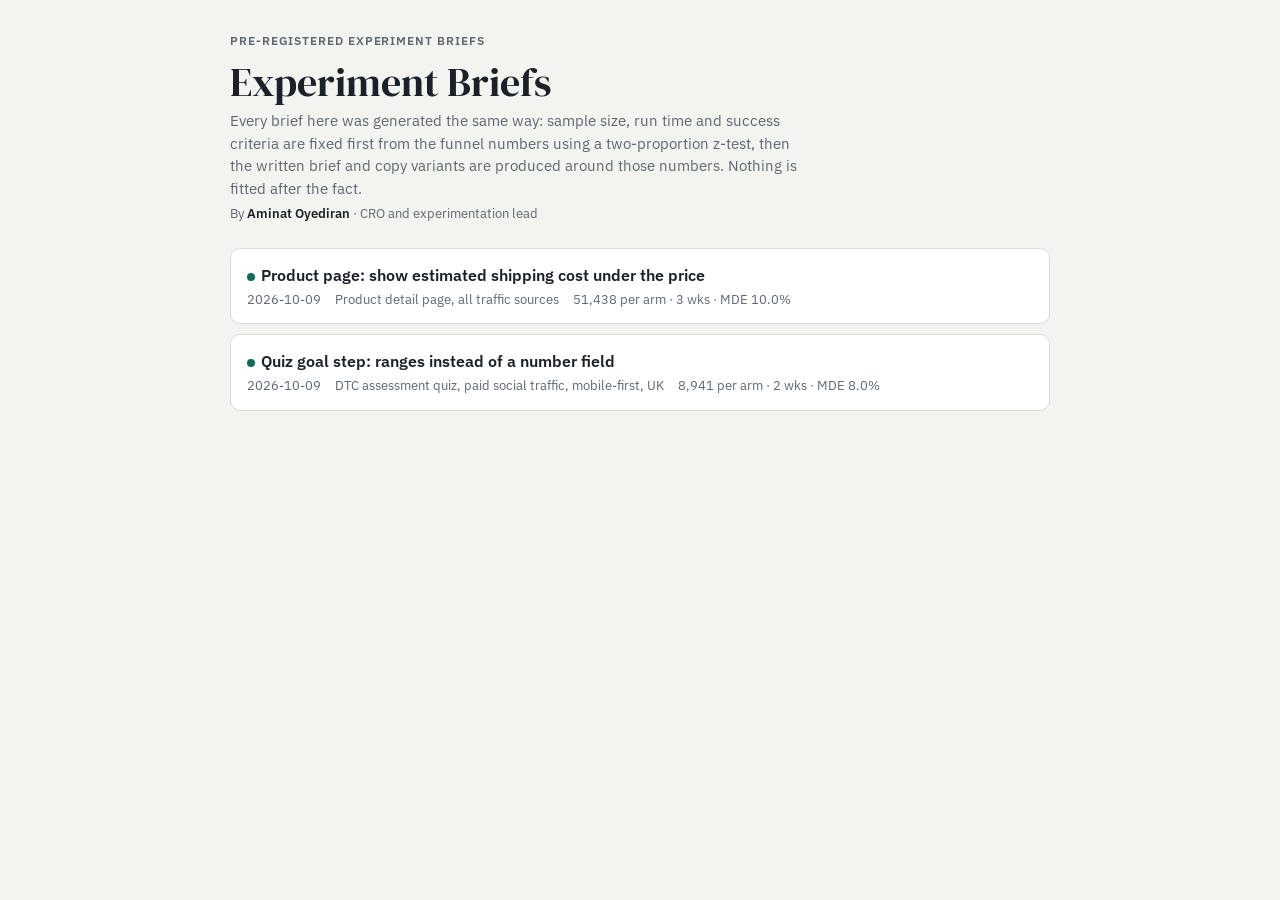
<file: index.html>
<!doctype html>
<html lang="en">
<head>
<meta charset="utf-8">
<meta name="viewport" content="width=device-width,initial-scale=1">
<title>Experiment Briefs · Aminat Oyediran</title>
<link rel="stylesheet" href="https://fonts.googleapis.com/css2?family=DM+Serif+Display&family=IBM+Plex+Sans:wght@400;500;600&family=IBM+Plex+Mono:wght@400;500&display=swap">
<link rel="stylesheet" href="style.css">
</head>
<body>
<div class="wrap">
<header>
  <p class="eyebrow">Pre-registered experiment briefs</p>
  <h1>Experiment Briefs</h1>
  <p class="sub">Every brief here was generated the same way: sample size, run time and success criteria are fixed first from the funnel numbers using a two-proportion z-test, then the written brief and copy variants are produced around those numbers. Nothing is fitted after the fact.</p>
  <p class="by">By <b>Aminat Oyediran</b> · CRO and experimentation lead</p>
</header>
<div class="list" id="list"><p class="empty">Loading briefs…</p></div>
</div>
<script>
fetch("briefs/index.json").then(r=>r.json()).then(items=>{
  const el=document.getElementById("list");
  if(!items.length){el.innerHTML='<p class="empty">No briefs yet.</p>';return}
  el.innerHTML=items.map(b=>`<a class="card" href="briefs/${b.slug}.html"><div class="t"><span class="pill ${b.status}"></span>${b.title}</div><div class="m"><span>${b.date}</span><span>${b.surface}</span><span>${b.n.toLocaleString("en-GB")} per arm · ${b.weeks} wks · MDE ${b.mde}</span></div></a>`).join("");
}).catch(()=>{document.getElementById("list").innerHTML='<p class="empty">Could not load the index.</p>'});
</script>
</body>
</html>
</file>
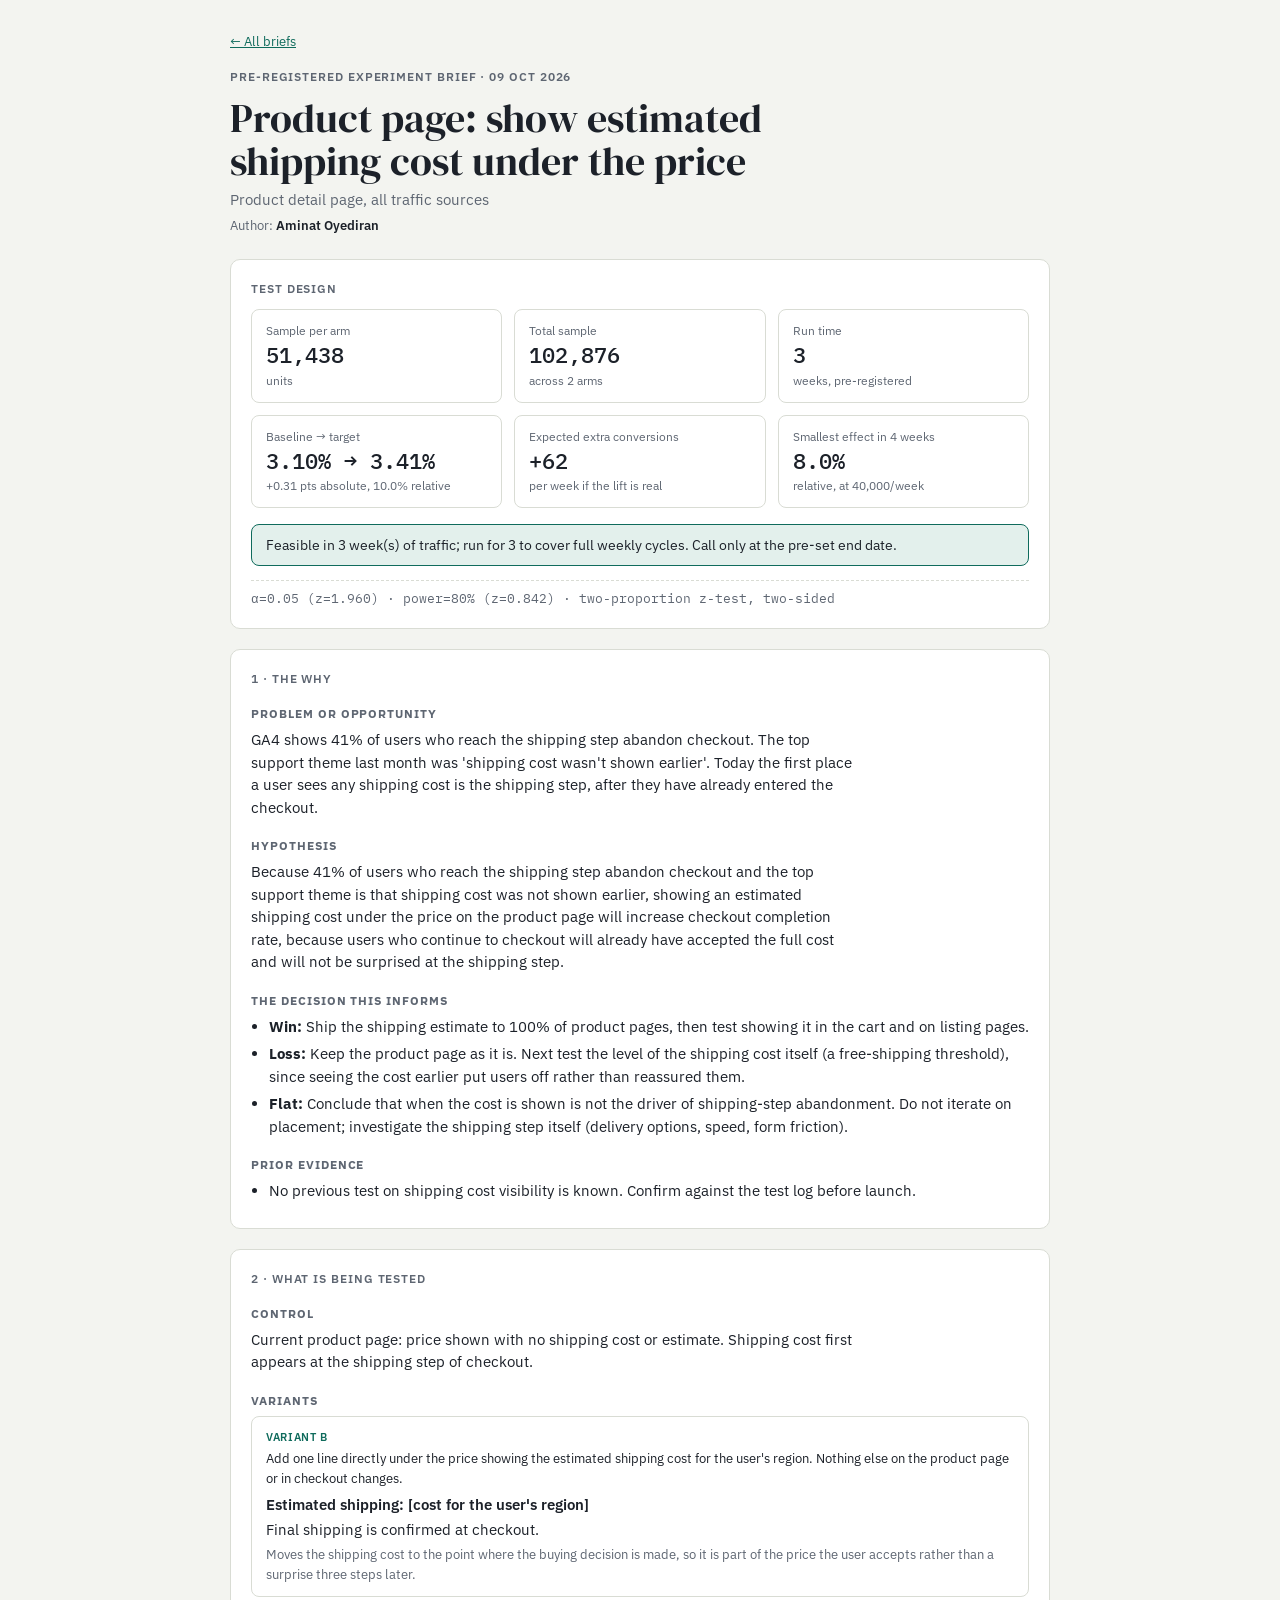
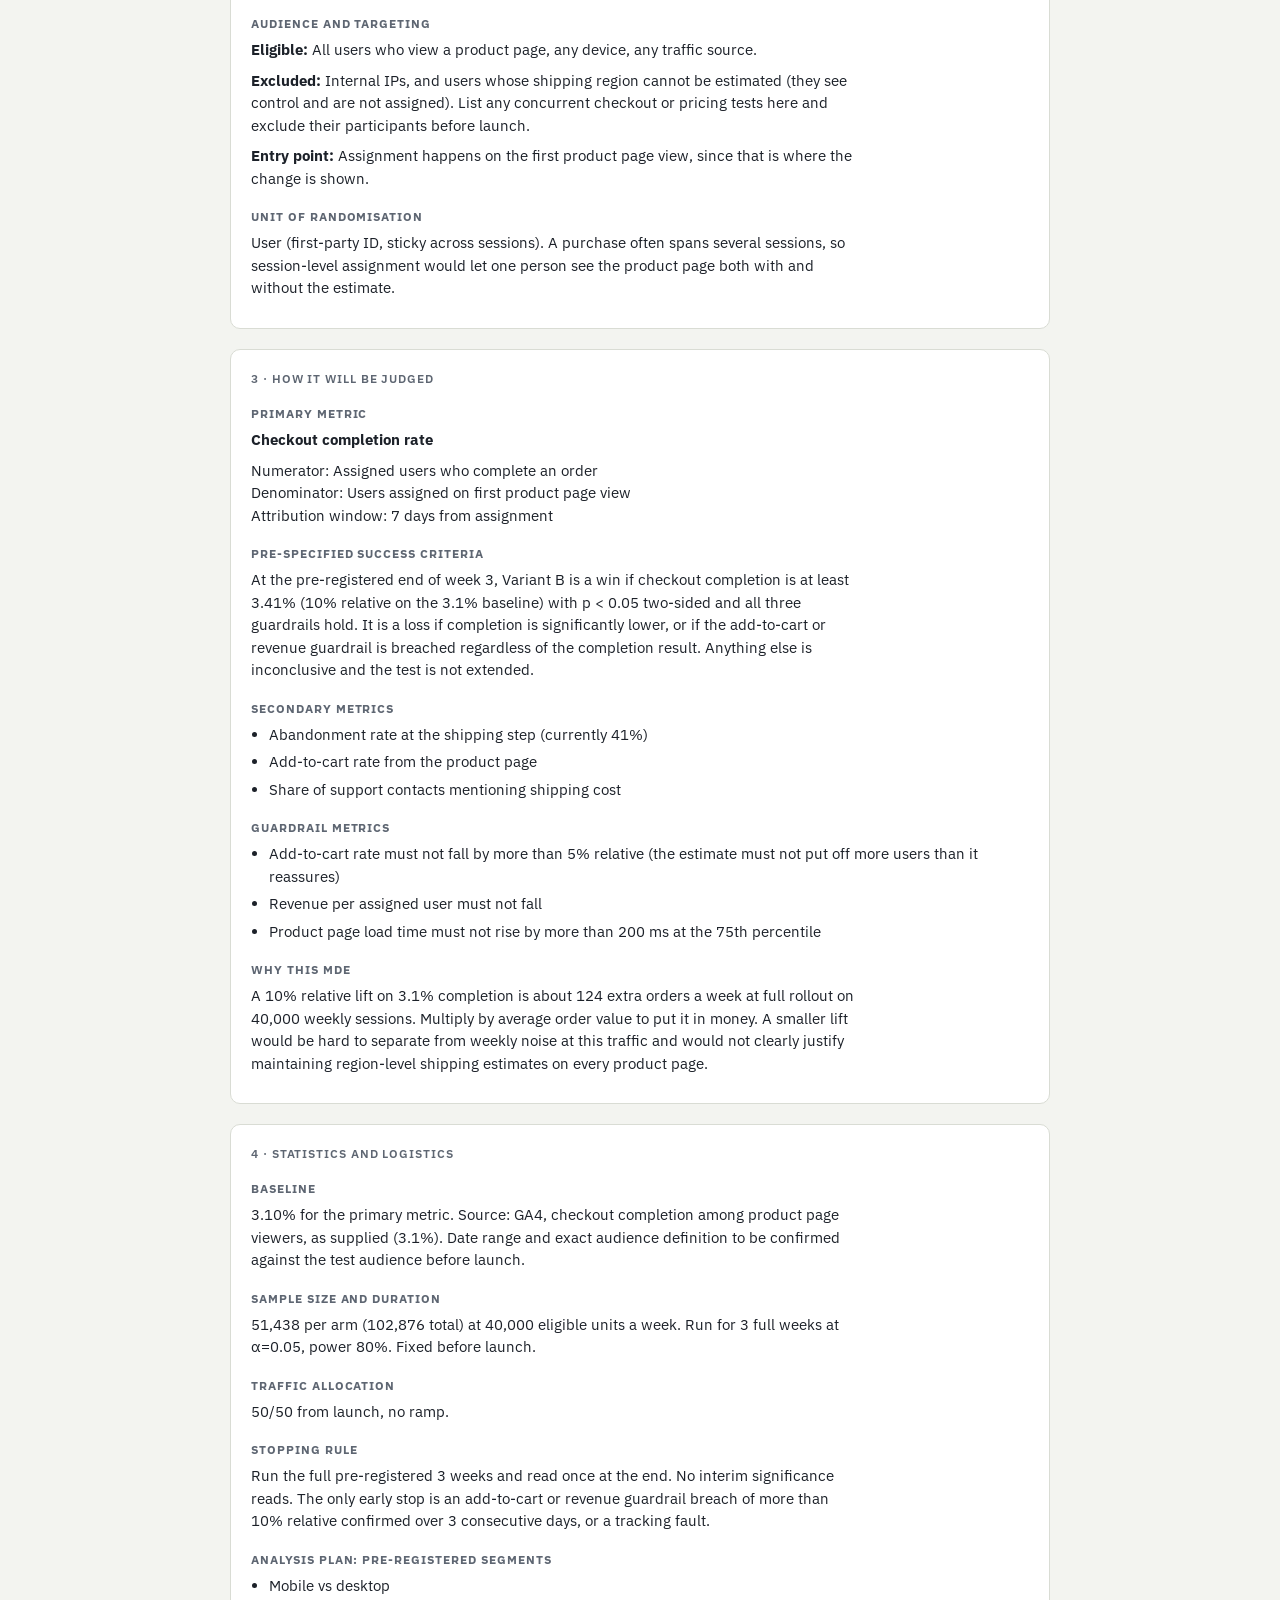
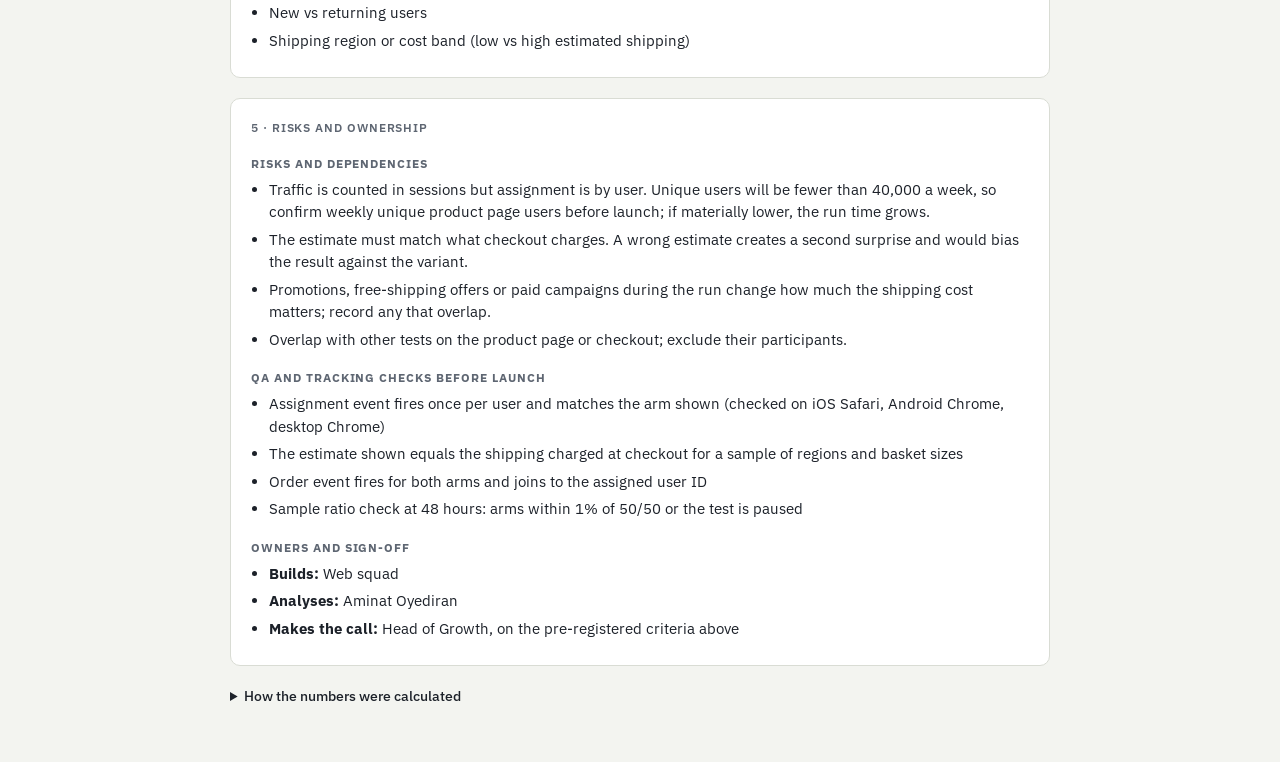
<file: briefs/2026-10-09-product-page-show-estimated-shipping-cost-under-the-price.html>
<!doctype html>
<html lang="en">
<head>
<meta charset="utf-8">
<meta name="viewport" content="width=device-width,initial-scale=1">
<title>Product page: show estimated shipping cost under the price · Experiment brief</title>
<link rel="stylesheet" href="https://fonts.googleapis.com/css2?family=DM+Serif+Display&family=IBM+Plex+Sans:wght@400;500;600&family=IBM+Plex+Mono:wght@400;500&display=swap">
<link rel="stylesheet" href="../style.css">
</head>
<body>
<div class="wrap">
<p class="crumb"><a href="../">← All briefs</a></p>
<header>
  <p class="eyebrow">Pre-registered experiment brief · 09 Oct 2026</p>
  <h1>Product page: show estimated shipping cost under the price</h1>
  <p class="sub">Product detail page, all traffic sources</p>
  <p class="by">Author: <b>Aminat Oyediran</b></p>
</header>

<section class="panel">
  <p class="eyebrow">Test design</p>
  <div class="stats">
    <div class="stat"><div class="k">Sample per arm</div><div class="v">51,438</div><div class="d">units</div></div>
    <div class="stat"><div class="k">Total sample</div><div class="v">102,876</div><div class="d">across 2 arms</div></div>
    <div class="stat"><div class="k">Run time</div><div class="v">3</div><div class="d">weeks, pre-registered</div></div>
    <div class="stat"><div class="k">Baseline → target</div><div class="v">3.10% → 3.41%</div><div class="d">+0.31 pts absolute, 10.0% relative</div></div>
    <div class="stat"><div class="k">Expected extra conversions</div><div class="v">+62</div><div class="d">per week if the lift is real</div></div>
    <div class="stat"><div class="k">Smallest effect in 4 weeks</div><div class="v">8.0%</div><div class="d">relative, at 40,000/week</div></div>
  </div>
  <div class="flag ok">Feasible in 3 week(s) of traffic; run for 3 to cover full weekly cycles. Call only at the pre-set end date.</div>
  <div class="formula">α=0.05 (z=1.960) · power=80% (z=0.842) · two-proportion z-test, two-sided</div>
</section>

<section class="panel brief">
  <p class="eyebrow">1 · The why</p>
  <h3>Problem or opportunity</h3><p>GA4 shows 41% of users who reach the shipping step abandon checkout. The top support theme last month was &#x27;shipping cost wasn&#x27;t shown earlier&#x27;. Today the first place a user sees any shipping cost is the shipping step, after they have already entered the checkout.</p>
  <h3>Hypothesis</h3><p>Because 41% of users who reach the shipping step abandon checkout and the top support theme is that shipping cost was not shown earlier, showing an estimated shipping cost under the price on the product page will increase checkout completion rate, because users who continue to checkout will already have accepted the full cost and will not be surprised at the shipping step.</p>
  <h3>The decision this informs</h3>
  <ul><li><b>Win:</b> Ship the shipping estimate to 100% of product pages, then test showing it in the cart and on listing pages.</li><li><b>Loss:</b> Keep the product page as it is. Next test the level of the shipping cost itself (a free-shipping threshold), since seeing the cost earlier put users off rather than reassured them.</li><li><b>Flat:</b> Conclude that when the cost is shown is not the driver of shipping-step abandonment. Do not iterate on placement; investigate the shipping step itself (delivery options, speed, form friction).</li></ul>
  <h3>Prior evidence</h3><ul><li>No previous test on shipping cost visibility is known. Confirm against the test log before launch.</li></ul>
</section>

<section class="panel brief">
  <p class="eyebrow">2 · What is being tested</p>
  <h3>Control</h3><p>Current product page: price shown with no shipping cost or estimate. Shipping cost first appears at the shipping step of checkout.</p>
  <h3>Variants</h3>
  <div class="variants"><div class="variant"><div class="tag">Variant B</div><div class="why" style="margin:4px 0 6px;color:var(--fg)">Add one line directly under the price showing the estimated shipping cost for the user&#x27;s region. Nothing else on the product page or in checkout changes.</div><div class="hl">Estimated shipping: [cost for the user&#x27;s region]</div><div>Final shipping is confirmed at checkout.</div><div class="why">Moves the shipping cost to the point where the buying decision is made, so it is part of the price the user accepts rather than a surprise three steps later.</div></div></div>
  <h3>Audience and targeting</h3><p><b>Eligible:</b> All users who view a product page, any device, any traffic source.</p><p><b>Excluded:</b> Internal IPs, and users whose shipping region cannot be estimated (they see control and are not assigned). List any concurrent checkout or pricing tests here and exclude their participants before launch.</p><p><b>Entry point:</b> Assignment happens on the first product page view, since that is where the change is shown.</p>
  <h3>Unit of randomisation</h3><p>User (first-party ID, sticky across sessions). A purchase often spans several sessions, so session-level assignment would let one person see the product page both with and without the estimate.</p>
</section>

<section class="panel brief">
  <p class="eyebrow">3 · How it will be judged</p>
  <h3>Primary metric</h3><p><b>Checkout completion rate</b></p>
  <p>Numerator: Assigned users who complete an order<br>Denominator: Users assigned on first product page view<br>Attribution window: 7 days from assignment</p>
  <h3>Pre-specified success criteria</h3><p>At the pre-registered end of week 3, Variant B is a win if checkout completion is at least 3.41% (10% relative on the 3.1% baseline) with p &lt; 0.05 two-sided and all three guardrails hold. It is a loss if completion is significantly lower, or if the add-to-cart or revenue guardrail is breached regardless of the completion result. Anything else is inconclusive and the test is not extended.</p>
  <h3>Secondary metrics</h3><ul><li>Abandonment rate at the shipping step (currently 41%)</li><li>Add-to-cart rate from the product page</li><li>Share of support contacts mentioning shipping cost</li></ul>
  <h3>Guardrail metrics</h3><ul><li>Add-to-cart rate must not fall by more than 5% relative (the estimate must not put off more users than it reassures)</li><li>Revenue per assigned user must not fall</li><li>Product page load time must not rise by more than 200 ms at the 75th percentile</li></ul>
  <h3>Why this MDE</h3><p>A 10% relative lift on 3.1% completion is about 124 extra orders a week at full rollout on 40,000 weekly sessions. Multiply by average order value to put it in money. A smaller lift would be hard to separate from weekly noise at this traffic and would not clearly justify maintaining region-level shipping estimates on every product page.</p>
</section>

<section class="panel brief">
  <p class="eyebrow">4 · Statistics and logistics</p>
  <h3>Baseline</h3><p>3.10% for the primary metric. Source: GA4, checkout completion among product page viewers, as supplied (3.1%). Date range and exact audience definition to be confirmed against the test audience before launch.</p>
  <h3>Sample size and duration</h3><p>51,438 per arm (102,876 total) at 40,000 eligible units a week. Run for 3 full weeks at α=0.05, power 80%. Fixed before launch.</p>
  <h3>Traffic allocation</h3><p>50/50 from launch, no ramp.</p>
  <h3>Stopping rule</h3><p>Run the full pre-registered 3 weeks and read once at the end. No interim significance reads. The only early stop is an add-to-cart or revenue guardrail breach of more than 10% relative confirmed over 3 consecutive days, or a tracking fault.</p>
  <h3>Analysis plan: pre-registered segments</h3><ul><li>Mobile vs desktop</li><li>New vs returning users</li><li>Shipping region or cost band (low vs high estimated shipping)</li></ul>
</section>

<section class="panel brief">
  <p class="eyebrow">5 · Risks and ownership</p>
  <h3>Risks and dependencies</h3><ul><li>Traffic is counted in sessions but assignment is by user. Unique users will be fewer than 40,000 a week, so confirm weekly unique product page users before launch; if materially lower, the run time grows.</li><li>The estimate must match what checkout charges. A wrong estimate creates a second surprise and would bias the result against the variant.</li><li>Promotions, free-shipping offers or paid campaigns during the run change how much the shipping cost matters; record any that overlap.</li><li>Overlap with other tests on the product page or checkout; exclude their participants.</li></ul>
  <h3>QA and tracking checks before launch</h3><ul><li>Assignment event fires once per user and matches the arm shown (checked on iOS Safari, Android Chrome, desktop Chrome)</li><li>The estimate shown equals the shipping charged at checkout for a sample of regions and basket sizes</li><li>Order event fires for both arms and joins to the assigned user ID</li><li>Sample ratio check at 48 hours: arms within 1% of 50/50 or the test is paused</li></ul>
  <h3>Owners and sign-off</h3>
  <ul><li><b>Builds:</b> Web squad</li><li><b>Analyses:</b> Aminat Oyediran</li><li><b>Makes the call:</b> Head of Growth, on the pre-registered criteria above</li></ul>
</section>

<details class="method">
  <summary>How the numbers were calculated</summary>
  <p>Sample size per arm uses the two-proportion z-test: <code>n = (z<sub>1−α/2</sub>·√(2p̄(1−p̄)) + z<sub>1−β</sub>·√(p₁(1−p₁)+p₂(1−p₂)))² / (p₂−p₁)²</code>, with p₂ = p₁·(1+MDE). Run time is total sample over weekly eligible units, rounded up, with a two-week floor. These figures were fixed before the brief was written and the brief was generated around them, so the success criteria are pre-registered rather than fitted afterwards.</p>
</details>
</div>
</body>
</html>
</file>
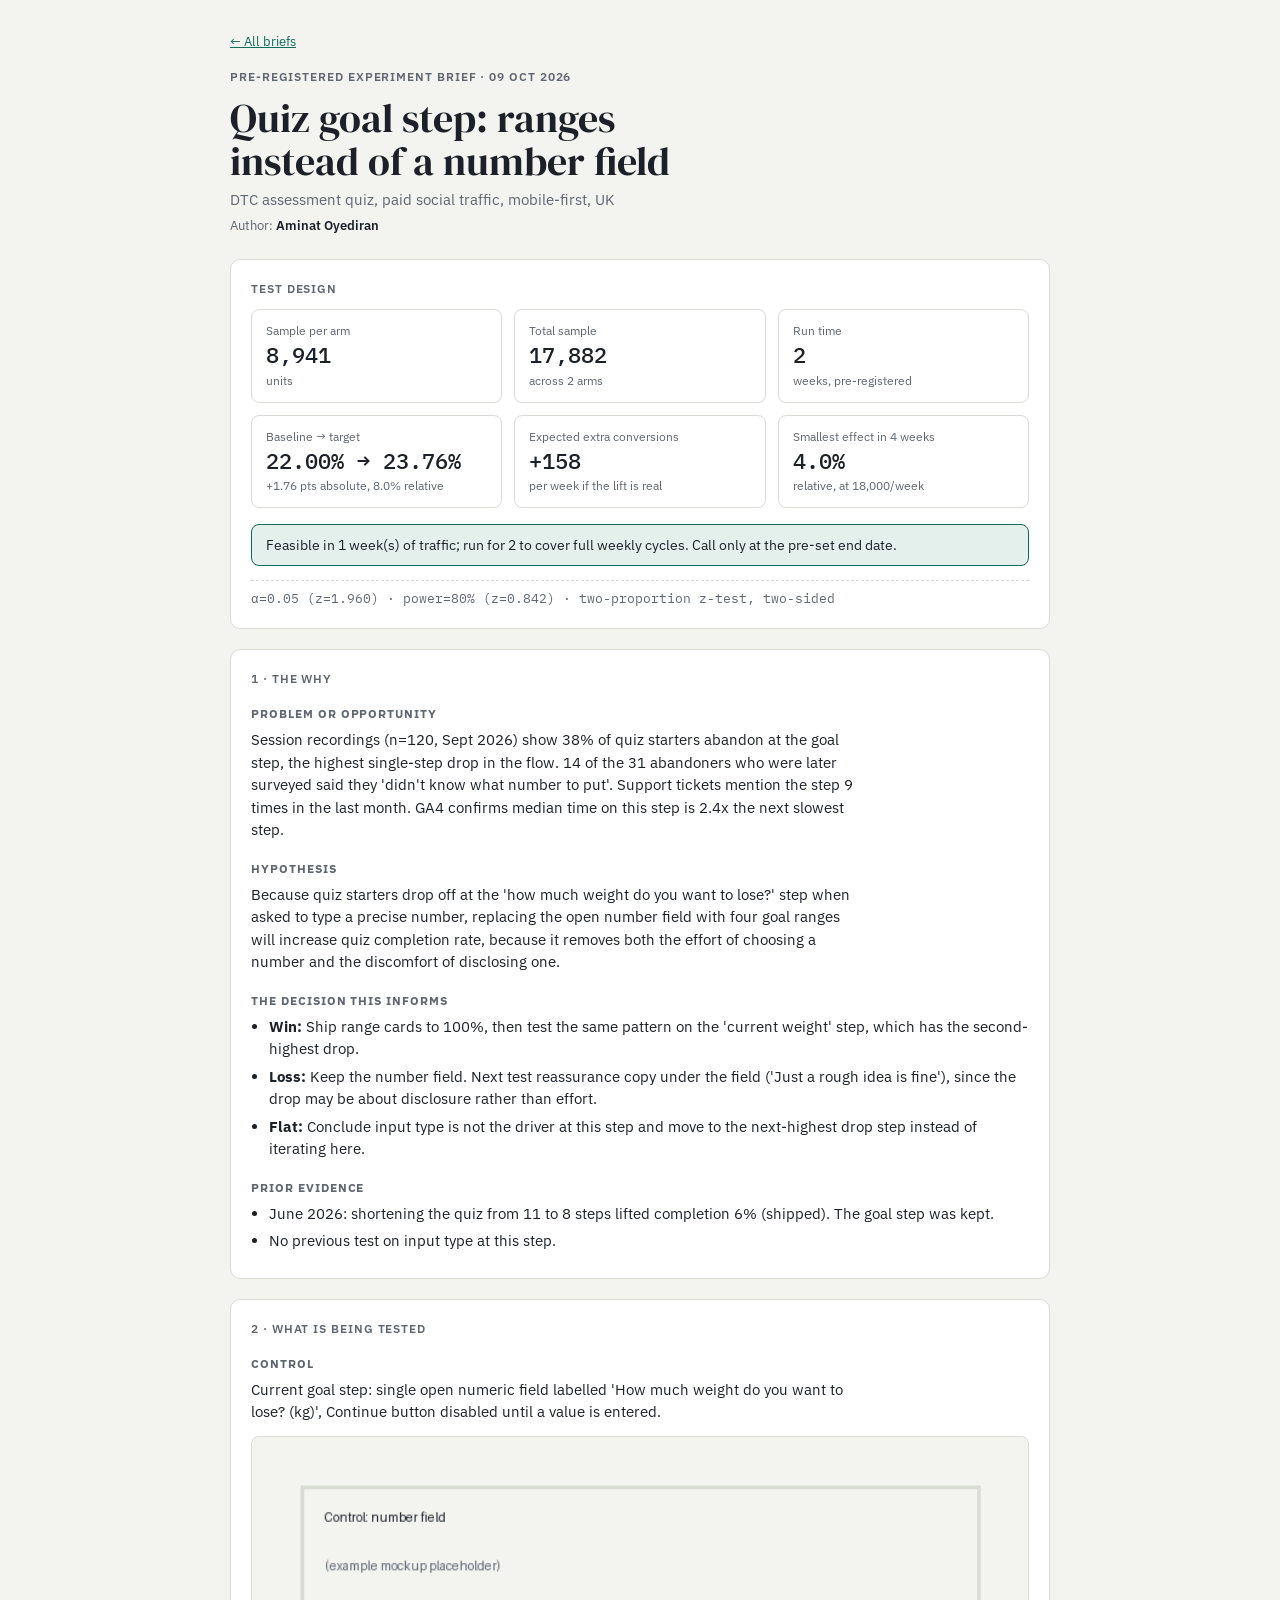
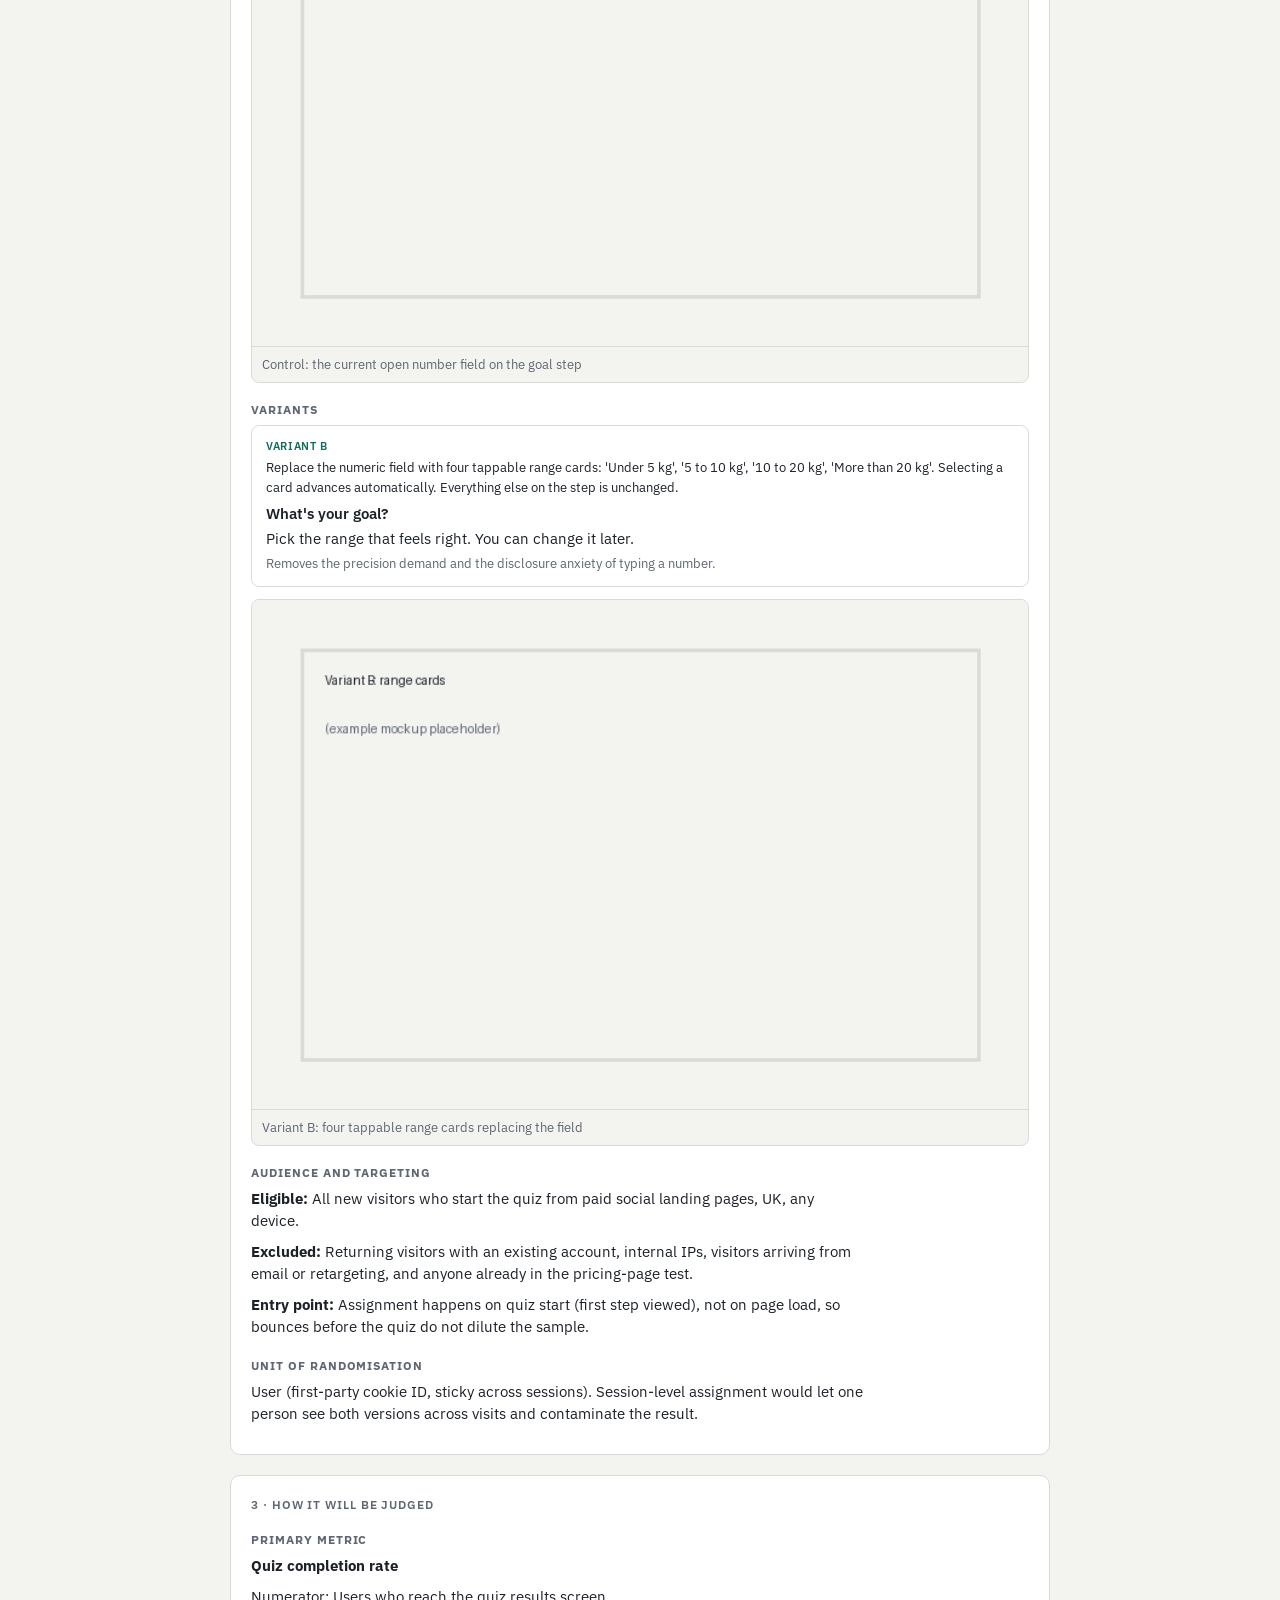
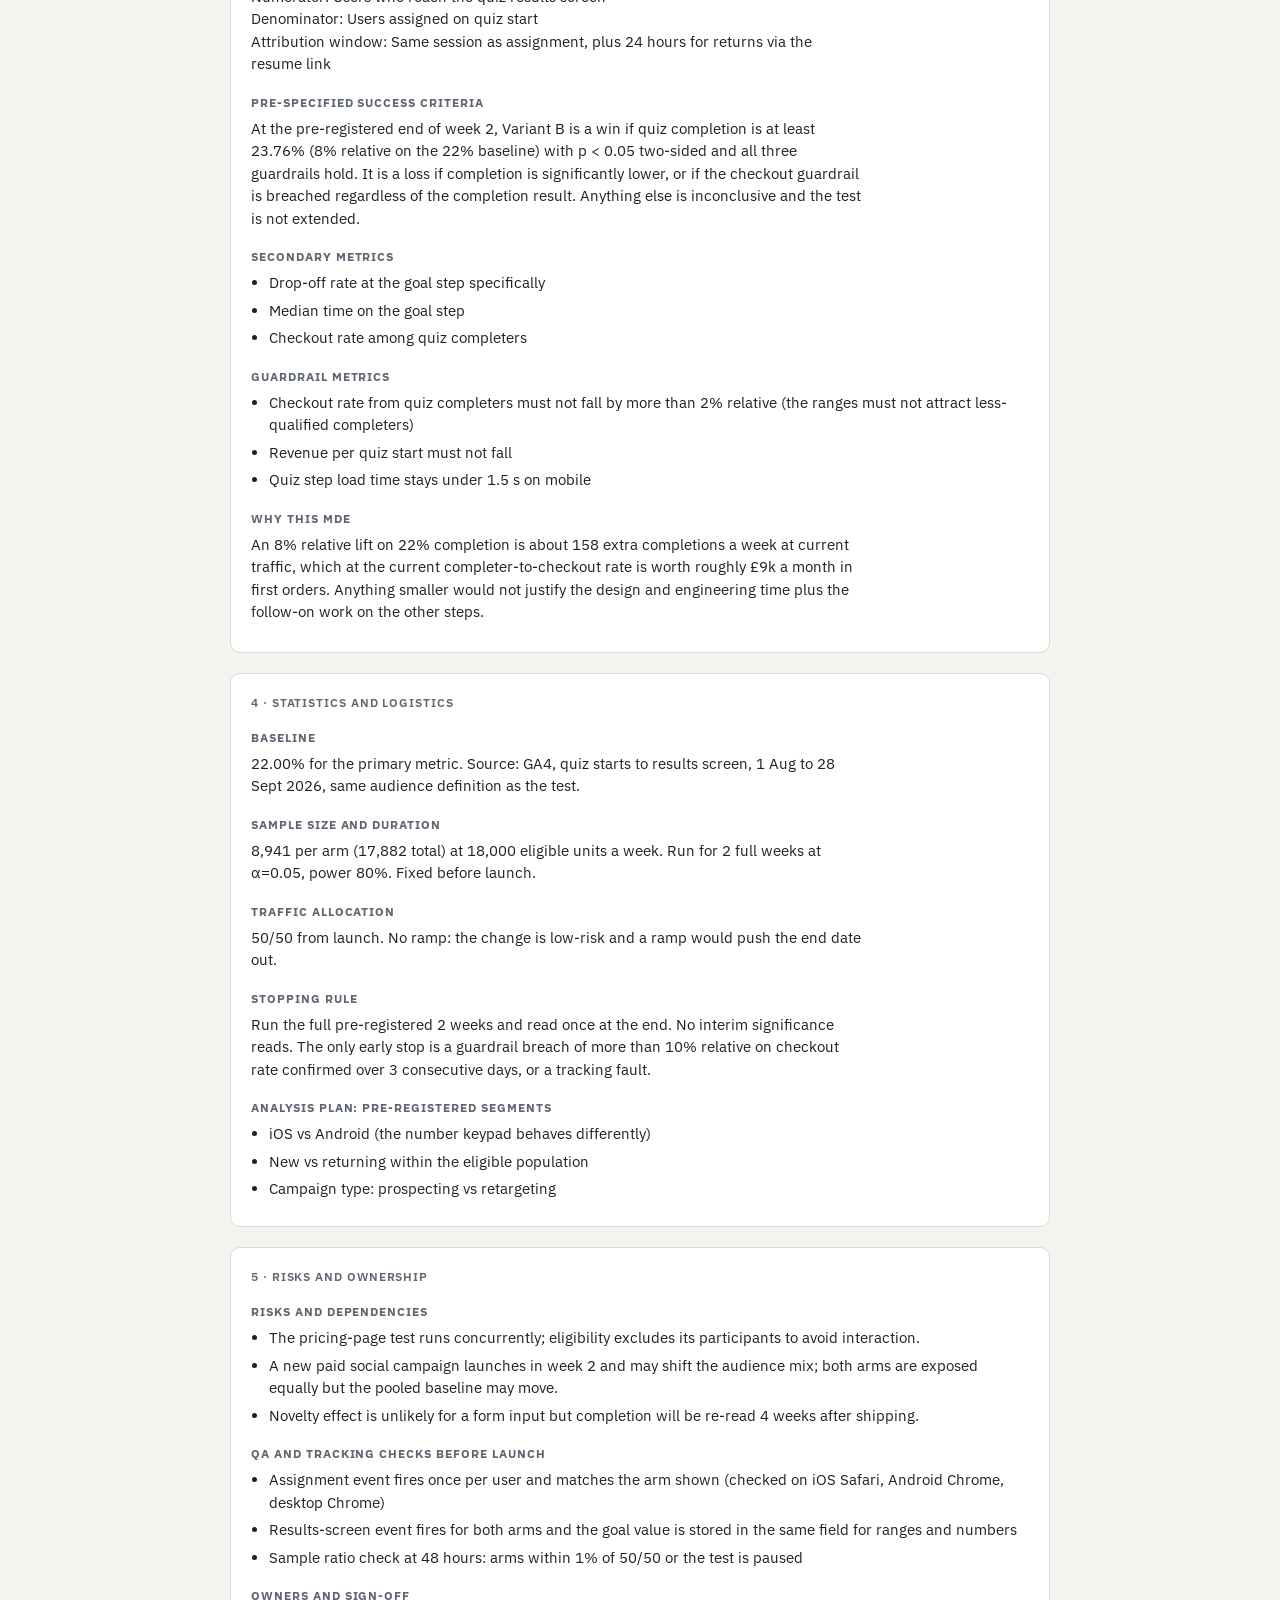
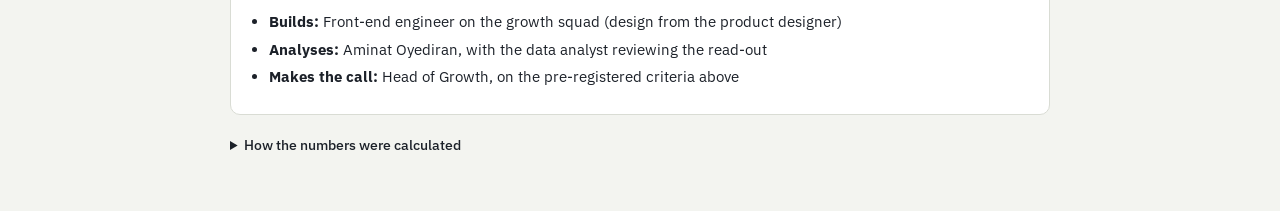
<file: briefs/2026-10-09-quiz-goal-step-ranges-instead-of-a-number-field.html>
<!doctype html>
<html lang="en">
<head>
<meta charset="utf-8">
<meta name="viewport" content="width=device-width,initial-scale=1">
<title>Quiz goal step: ranges instead of a number field · Experiment brief</title>
<link rel="stylesheet" href="https://fonts.googleapis.com/css2?family=DM+Serif+Display&family=IBM+Plex+Sans:wght@400;500;600&family=IBM+Plex+Mono:wght@400;500&display=swap">
<link rel="stylesheet" href="../style.css">
</head>
<body>
<div class="wrap">
<p class="crumb"><a href="../">← All briefs</a></p>
<header>
  <p class="eyebrow">Pre-registered experiment brief · 09 Oct 2026</p>
  <h1>Quiz goal step: ranges instead of a number field</h1>
  <p class="sub">DTC assessment quiz, paid social traffic, mobile-first, UK</p>
  <p class="by">Author: <b>Aminat Oyediran</b></p>
</header>

<section class="panel">
  <p class="eyebrow">Test design</p>
  <div class="stats">
    <div class="stat"><div class="k">Sample per arm</div><div class="v">8,941</div><div class="d">units</div></div>
    <div class="stat"><div class="k">Total sample</div><div class="v">17,882</div><div class="d">across 2 arms</div></div>
    <div class="stat"><div class="k">Run time</div><div class="v">2</div><div class="d">weeks, pre-registered</div></div>
    <div class="stat"><div class="k">Baseline → target</div><div class="v">22.00% → 23.76%</div><div class="d">+1.76 pts absolute, 8.0% relative</div></div>
    <div class="stat"><div class="k">Expected extra conversions</div><div class="v">+158</div><div class="d">per week if the lift is real</div></div>
    <div class="stat"><div class="k">Smallest effect in 4 weeks</div><div class="v">4.0%</div><div class="d">relative, at 18,000/week</div></div>
  </div>
  <div class="flag ok">Feasible in 1 week(s) of traffic; run for 2 to cover full weekly cycles. Call only at the pre-set end date.</div>
  <div class="formula">α=0.05 (z=1.960) · power=80% (z=0.842) · two-proportion z-test, two-sided</div>
</section>

<section class="panel brief">
  <p class="eyebrow">1 · The why</p>
  <h3>Problem or opportunity</h3><p>Session recordings (n=120, Sept 2026) show 38% of quiz starters abandon at the goal step, the highest single-step drop in the flow. 14 of the 31 abandoners who were later surveyed said they &#x27;didn&#x27;t know what number to put&#x27;. Support tickets mention the step 9 times in the last month. GA4 confirms median time on this step is 2.4x the next slowest step.</p>
  <h3>Hypothesis</h3><p>Because quiz starters drop off at the &#x27;how much weight do you want to lose?&#x27; step when asked to type a precise number, replacing the open number field with four goal ranges will increase quiz completion rate, because it removes both the effort of choosing a number and the discomfort of disclosing one.</p>
  <h3>The decision this informs</h3>
  <ul><li><b>Win:</b> Ship range cards to 100%, then test the same pattern on the &#x27;current weight&#x27; step, which has the second-highest drop.</li><li><b>Loss:</b> Keep the number field. Next test reassurance copy under the field (&#x27;Just a rough idea is fine&#x27;), since the drop may be about disclosure rather than effort.</li><li><b>Flat:</b> Conclude input type is not the driver at this step and move to the next-highest drop step instead of iterating here.</li></ul>
  <h3>Prior evidence</h3><ul><li>June 2026: shortening the quiz from 11 to 8 steps lifted completion 6% (shipped). The goal step was kept.</li><li>No previous test on input type at this step.</li></ul>
</section>

<section class="panel brief">
  <p class="eyebrow">2 · What is being tested</p>
  <h3>Control</h3><p>Current goal step: single open numeric field labelled &#x27;How much weight do you want to lose? (kg)&#x27;, Continue button disabled until a value is entered.</p><div class="figures"><figure><img src="assets/2026-10-09-quiz-goal-step-ranges-instead-of-a-number-field/control-goal-step.png" alt="Control: the current open number field on the goal step" loading="lazy"><figcaption>Control: the current open number field on the goal step</figcaption></figure></div>
  <h3>Variants</h3>
  <div class="variants"><div class="variant"><div class="tag">Variant B</div><div class="why" style="margin:4px 0 6px;color:var(--fg)">Replace the numeric field with four tappable range cards: &#x27;Under 5 kg&#x27;, &#x27;5 to 10 kg&#x27;, &#x27;10 to 20 kg&#x27;, &#x27;More than 20 kg&#x27;. Selecting a card advances automatically. Everything else on the step is unchanged.</div><div class="hl">What&#x27;s your goal?</div><div>Pick the range that feels right. You can change it later.</div><div class="why">Removes the precision demand and the disclosure anxiety of typing a number.</div></div></div><div class="figures"><figure><img src="assets/2026-10-09-quiz-goal-step-ranges-instead-of-a-number-field/variant-b-ranges.png" alt="Variant B: four tappable range cards replacing the field" loading="lazy"><figcaption>Variant B: four tappable range cards replacing the field</figcaption></figure></div>
  <h3>Audience and targeting</h3><p><b>Eligible:</b> All new visitors who start the quiz from paid social landing pages, UK, any device.</p><p><b>Excluded:</b> Returning visitors with an existing account, internal IPs, visitors arriving from email or retargeting, and anyone already in the pricing-page test.</p><p><b>Entry point:</b> Assignment happens on quiz start (first step viewed), not on page load, so bounces before the quiz do not dilute the sample.</p>
  <h3>Unit of randomisation</h3><p>User (first-party cookie ID, sticky across sessions). Session-level assignment would let one person see both versions across visits and contaminate the result.</p>
</section>

<section class="panel brief">
  <p class="eyebrow">3 · How it will be judged</p>
  <h3>Primary metric</h3><p><b>Quiz completion rate</b></p>
  <p>Numerator: Users who reach the quiz results screen<br>Denominator: Users assigned on quiz start<br>Attribution window: Same session as assignment, plus 24 hours for returns via the resume link</p>
  <h3>Pre-specified success criteria</h3><p>At the pre-registered end of week 2, Variant B is a win if quiz completion is at least 23.76% (8% relative on the 22% baseline) with p &lt; 0.05 two-sided and all three guardrails hold. It is a loss if completion is significantly lower, or if the checkout guardrail is breached regardless of the completion result. Anything else is inconclusive and the test is not extended.</p>
  <h3>Secondary metrics</h3><ul><li>Drop-off rate at the goal step specifically</li><li>Median time on the goal step</li><li>Checkout rate among quiz completers</li></ul>
  <h3>Guardrail metrics</h3><ul><li>Checkout rate from quiz completers must not fall by more than 2% relative (the ranges must not attract less-qualified completers)</li><li>Revenue per quiz start must not fall</li><li>Quiz step load time stays under 1.5 s on mobile</li></ul>
  <h3>Why this MDE</h3><p>An 8% relative lift on 22% completion is about 158 extra completions a week at current traffic, which at the current completer-to-checkout rate is worth roughly £9k a month in first orders. Anything smaller would not justify the design and engineering time plus the follow-on work on the other steps.</p>
</section>

<section class="panel brief">
  <p class="eyebrow">4 · Statistics and logistics</p>
  <h3>Baseline</h3><p>22.00% for the primary metric. Source: GA4, quiz starts to results screen, 1 Aug to 28 Sept 2026, same audience definition as the test.</p>
  <h3>Sample size and duration</h3><p>8,941 per arm (17,882 total) at 18,000 eligible units a week. Run for 2 full weeks at α=0.05, power 80%. Fixed before launch.</p>
  <h3>Traffic allocation</h3><p>50/50 from launch. No ramp: the change is low-risk and a ramp would push the end date out.</p>
  <h3>Stopping rule</h3><p>Run the full pre-registered 2 weeks and read once at the end. No interim significance reads. The only early stop is a guardrail breach of more than 10% relative on checkout rate confirmed over 3 consecutive days, or a tracking fault.</p>
  <h3>Analysis plan: pre-registered segments</h3><ul><li>iOS vs Android (the number keypad behaves differently)</li><li>New vs returning within the eligible population</li><li>Campaign type: prospecting vs retargeting</li></ul>
</section>

<section class="panel brief">
  <p class="eyebrow">5 · Risks and ownership</p>
  <h3>Risks and dependencies</h3><ul><li>The pricing-page test runs concurrently; eligibility excludes its participants to avoid interaction.</li><li>A new paid social campaign launches in week 2 and may shift the audience mix; both arms are exposed equally but the pooled baseline may move.</li><li>Novelty effect is unlikely for a form input but completion will be re-read 4 weeks after shipping.</li></ul>
  <h3>QA and tracking checks before launch</h3><ul><li>Assignment event fires once per user and matches the arm shown (checked on iOS Safari, Android Chrome, desktop Chrome)</li><li>Results-screen event fires for both arms and the goal value is stored in the same field for ranges and numbers</li><li>Sample ratio check at 48 hours: arms within 1% of 50/50 or the test is paused</li></ul>
  <h3>Owners and sign-off</h3>
  <ul><li><b>Builds:</b> Front-end engineer on the growth squad (design from the product designer)</li><li><b>Analyses:</b> Aminat Oyediran, with the data analyst reviewing the read-out</li><li><b>Makes the call:</b> Head of Growth, on the pre-registered criteria above</li></ul>
</section>

<details class="method">
  <summary>How the numbers were calculated</summary>
  <p>Sample size per arm uses the two-proportion z-test: <code>n = (z<sub>1−α/2</sub>·√(2p̄(1−p̄)) + z<sub>1−β</sub>·√(p₁(1−p₁)+p₂(1−p₂)))² / (p₂−p₁)²</code>, with p₂ = p₁·(1+MDE). Run time is total sample over weekly eligible units, rounded up, with a two-week floor. These figures were fixed before the brief was written and the brief was generated around them, so the success criteria are pre-registered rather than fitted afterwards.</p>
</details>
</div>
</body>
</html>
</file>
<file: style.css>
:root{
  --bg:#f3f4f0; --surface:#fff; --fg:#1c2129; --muted:#5e6672; --line:#d9dcd4;
  --accent:#0f6b5c; --accent-soft:#e3f0ec; --warn:#9a5b00; --warn-soft:#fbf0dc; --bad:#a3322c; --bad-soft:#f9e4e2;
  --display:"DM Serif Display",Georgia,serif; --body:"IBM Plex Sans",system-ui,sans-serif; --mono:"IBM Plex Mono",ui-monospace,Menlo,monospace;
}
@media (prefers-color-scheme:dark){:root{
  --bg:#15181c; --surface:#1e2228; --fg:#e8eae4; --muted:#9aa3ad; --line:#333941;
  --accent:#4fb79f; --accent-soft:#1d322d; --warn:#e2a94a; --warn-soft:#3a2d14; --bad:#e3736c; --bad-soft:#3b1f1d; color-scheme:dark}}
*{box-sizing:border-box}
body{margin:0;background:var(--bg);color:var(--fg);font-family:var(--body);font-size:15px;line-height:1.5}
.wrap{max-width:860px;margin:0 auto;padding-block:32px 56px;padding-inline:20px}
a{color:var(--accent)}
.crumb{font-size:13px;margin:0 0 16px}
header{margin-bottom:24px}
h1{font-family:var(--display);font-weight:400;font-size:clamp(28px,4.5vw,40px);line-height:1.08;margin:4px 0 6px;text-wrap:balance}
.sub{color:var(--muted);margin:0 0 4px;max-width:65ch}
.by{font-size:13px;color:var(--muted);margin:0}
.by b{color:var(--fg);font-weight:600}
.eyebrow{font-size:11.5px;letter-spacing:.08em;text-transform:uppercase;color:var(--muted);font-weight:600;margin:0 0 12px}
.panel{background:var(--surface);border:1px solid var(--line);border-radius:10px;padding:20px;margin-bottom:20px}
.stats{display:grid;grid-template-columns:repeat(3,minmax(0,1fr));gap:12px;margin-bottom:16px}
@media (max-width:560px){.stats{grid-template-columns:1fr 1fr}}
.stat{border:1px solid var(--line);border-radius:8px;padding:12px 14px;min-width:0}
.stat .k{font-size:12px;color:var(--muted)}
.stat .v{font-family:var(--mono);font-size:22px;font-weight:500;line-height:1.15;margin-top:2px;font-variant-numeric:tabular-nums;overflow-wrap:anywhere}
.stat .d{font-size:12px;color:var(--muted);margin-top:4px}
.flag{border-radius:8px;padding:10px 14px;font-size:13.5px;margin-bottom:14px;border:1px solid transparent}
.flag.ok{background:var(--accent-soft);border-color:var(--accent)}
.flag.warn{background:var(--warn-soft);border-color:var(--warn)}
.flag.bad{background:var(--bad-soft);border-color:var(--bad)}
.formula{font-family:var(--mono);font-size:12.5px;color:var(--muted);padding-top:8px;border-top:1px dashed var(--line);overflow-x:auto;white-space:nowrap}
.brief h3{font-size:12px;letter-spacing:.08em;text-transform:uppercase;color:var(--muted);margin:18px 0 6px}
.brief h3:first-child{margin-top:0}
.brief p{margin:0 0 8px;max-width:68ch}
.brief ul{margin:0;padding-left:18px}
.brief li{margin-bottom:5px}
.variants{display:grid;grid-template-columns:repeat(auto-fit,minmax(200px,1fr));gap:12px}
.variant{border:1px solid var(--line);border-radius:8px;padding:12px 14px;min-width:0}
.variant .tag{font-size:11px;letter-spacing:.06em;text-transform:uppercase;color:var(--accent);font-weight:600}
.variant .hl{font-weight:600;margin:4px 0 2px}
.variant .why{font-size:13px;color:var(--muted);margin-top:4px}
.method{font-size:13.5px;color:var(--muted);max-width:80ch}
.method summary{cursor:pointer;color:var(--fg);font-weight:500}
.method code{font-family:var(--mono);font-size:12.5px}
/* index */
.list{display:grid;gap:10px;margin-top:20px}
.card{display:block;text-decoration:none;color:inherit;background:var(--surface);border:1px solid var(--line);border-radius:10px;padding:14px 16px}
.card:hover{border-color:var(--accent)}
.card .t{font-weight:600;font-size:16px}
.card .m{font-size:13px;color:var(--muted);margin-top:3px;display:flex;flex-wrap:wrap;gap:4px 14px}
.pill{display:inline-block;width:8px;height:8px;border-radius:50%;margin-right:6px;vertical-align:middle}
.pill.ok{background:var(--accent)}.pill.warn{background:var(--warn)}.pill.bad{background:var(--bad)}
.empty{color:var(--muted)}

/* visuals */
.figures{display:grid;grid-template-columns:repeat(auto-fit,minmax(220px,1fr));gap:14px;margin:12px 0 4px}
.figures figure{margin:0;border:1px solid var(--line);border-radius:8px;overflow:hidden;background:var(--bg);min-width:0}
.figures img{display:block;width:100%;height:auto;max-width:100%}
.figures figcaption{font-size:12.5px;color:var(--muted);padding:8px 10px;border-top:1px solid var(--line)}
.figures .file{display:block;padding:14px 12px;font-size:14px}
</file>
